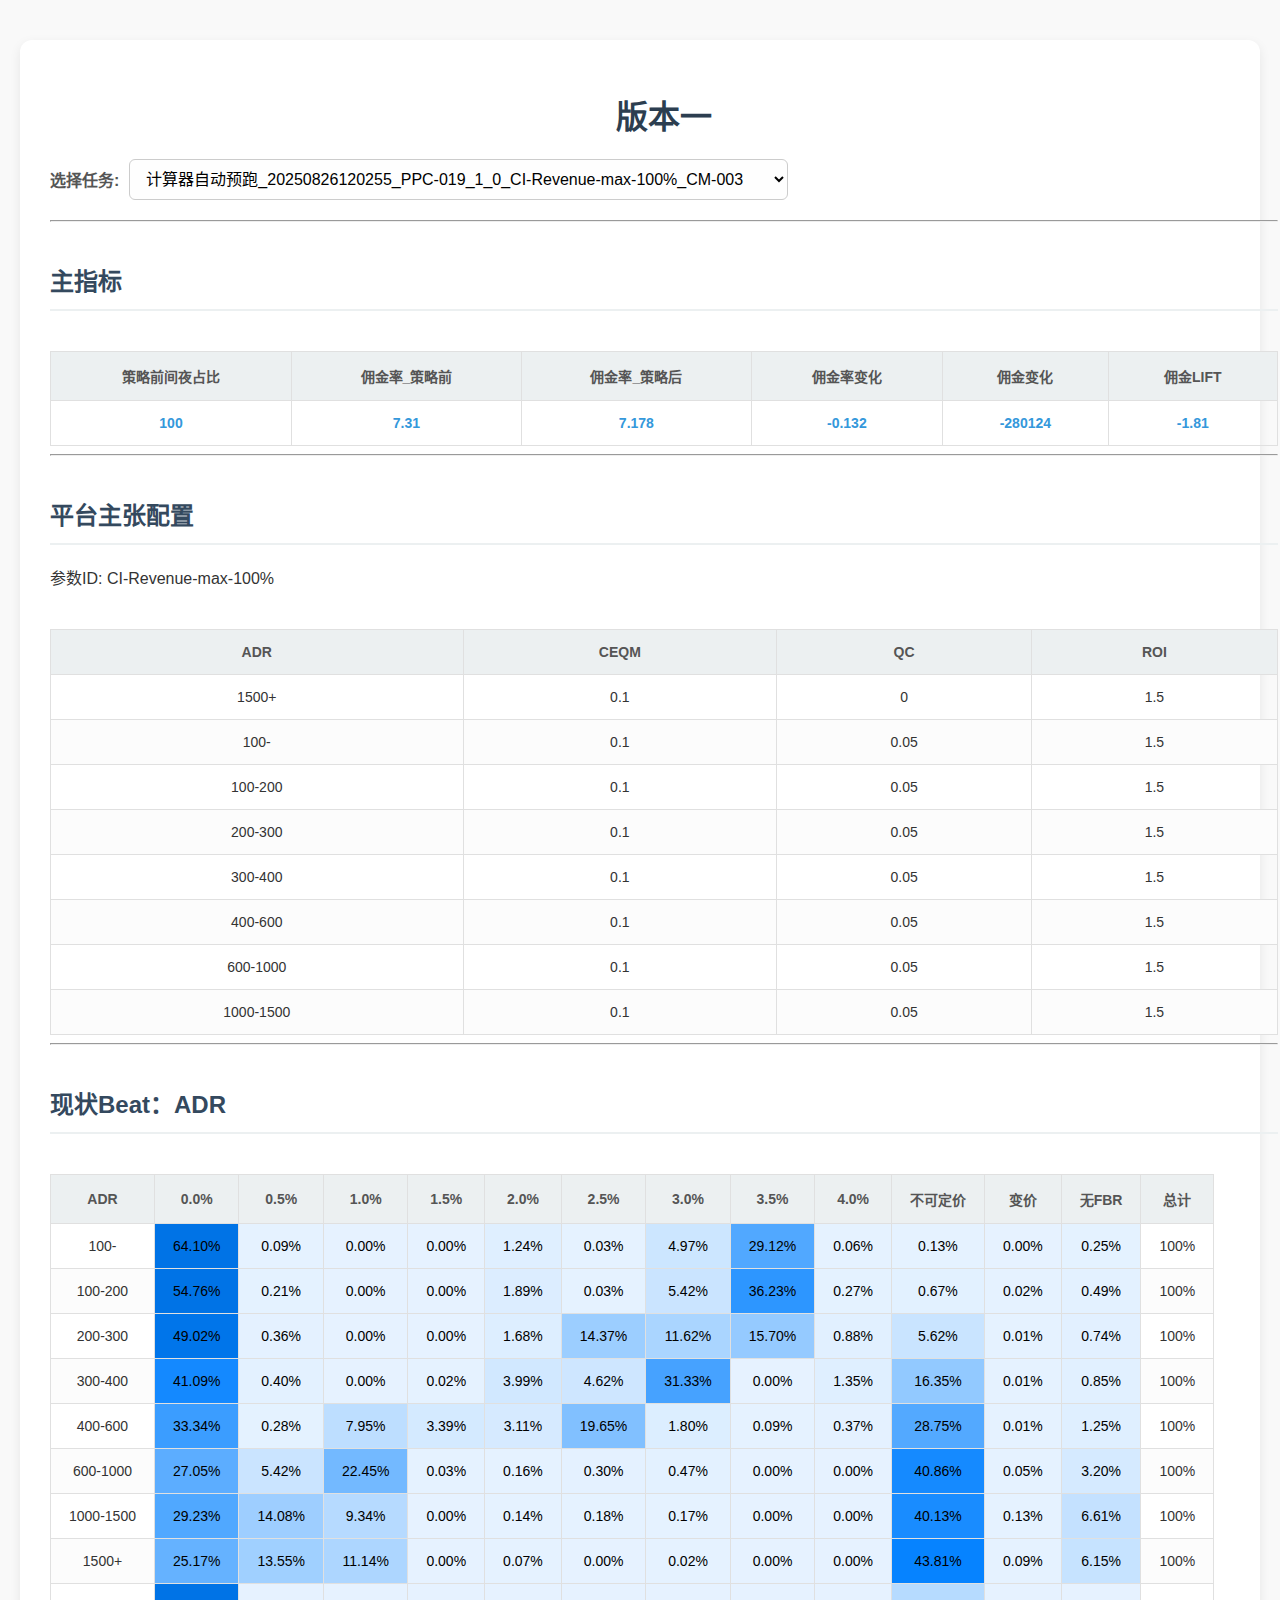
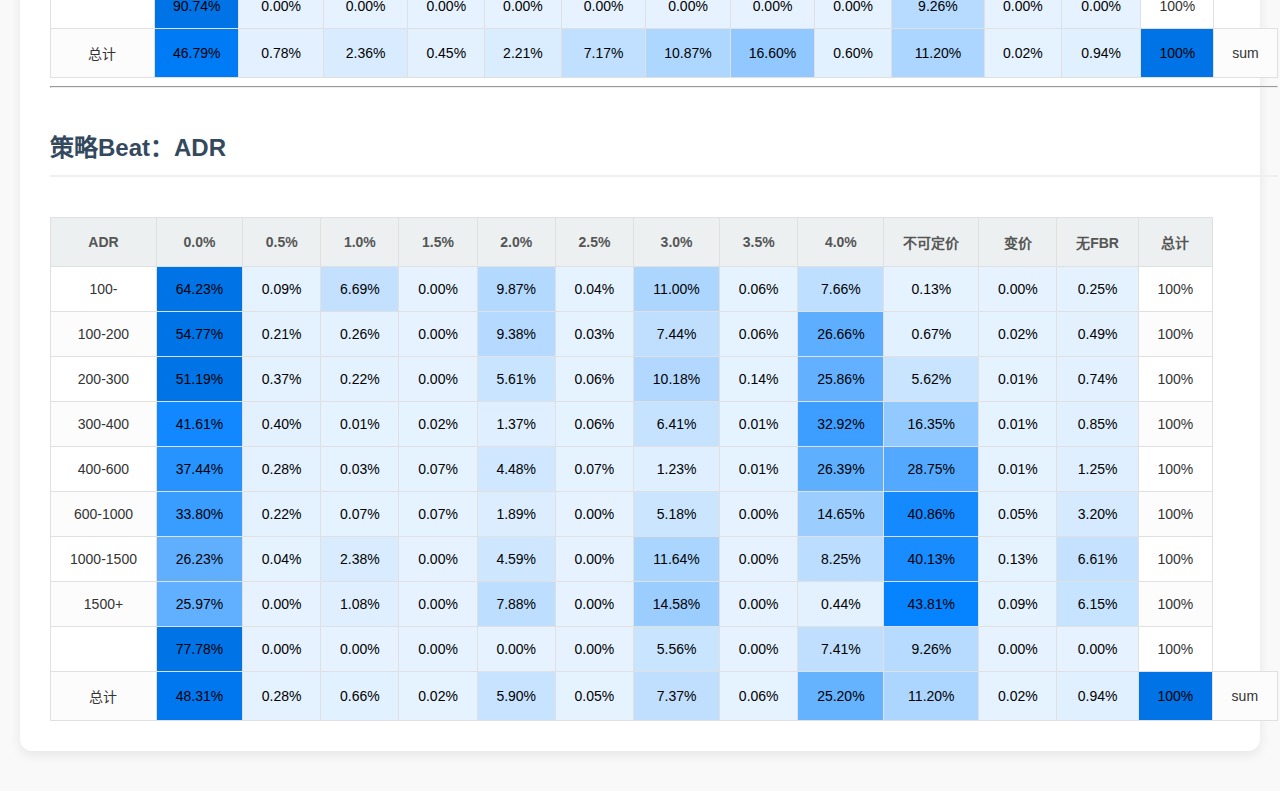
<file: visualize0826.html>
<!DOCTYPE html>
<html lang="zh-CN">
<head>
    <meta charset="UTF-8">
    <meta name="viewport" content="width=device-width, initial-scale=1.0">
    <title>预跑结果可视化 - 版本对比</title>
    <style>
        body {
            font-family: "Helvetica Neue", Helvetica, Arial, "PingFang SC", "Microsoft YaHei", sans-serif;
            margin: 0;
            padding: 20px;
            background-color: #f9f9f9;
            color: #333;
        }
        .container {
            max-width: 3200px;
            margin: 20px auto;
            background: #fff;
            padding: 30px;
            border-radius: 12px;
            box-shadow: 0 4px 12px rgba(0, 0, 0, 0.08);
            display: flex;
            justify-content: space-between;
            gap: 40px;
        }
        .compare-pane {
            flex: 1;
        }
        .compare-pane + .compare-pane {
            border-left: 1px solid #eee;
            padding-left: 40px;
        }
        h1 {
            text-align: center;
            color: #2c3e50;
        }
        h2 {
            border-bottom: 2px solid #ecf0f1;
            padding-bottom: 12px;
            margin-top: 40px;
            color: #34495e;
            font-size: 1.5em;
        }
        .filter-section {
            margin-bottom: 20px;
            display: flex;
            align-items: center;
            gap: 10px;
        }
        .filter-section label {
            font-weight: bold;
            color: #555;
        }
        .filter-section select {
            padding: 10px 12px;
            font-size: 16px;
            border: 1px solid #ccc;
            border-radius: 6px;
            background-color: #fefefe;
            cursor: pointer;
        }
        table {
            width: 100%;
            border-collapse: collapse;
            margin-top: 20px;
            white-space: nowrap;
        }
        th, td {
            border: 1px solid #e0e0e0;
            padding: 14px 18px;
            text-align: center;
            font-size: 14px;
        }
        th {
            background-color: #ecf0f1;
            font-weight: bold;
            color: #555;
            text-transform: uppercase;
        }
        tr:nth-child(even) {
            background-color: #fcfcfc;
        }
        tr:hover {
            background-color: #f5f5f5;
        }
        #mainMetricsTable1 td, #mainMetricsTable2 td {
            font-weight: bold;
            color: #3498db;
        }

        /* Styles for the heatmap cells */
        .heatmap-cell {
            transition: background-color 0.3s ease;
        }
    </style>
</head>
<body>

<div class="container">
    <div class="compare-pane left-pane">
        <h1>版本一</h1>
        <div class="filter-section">
            <label for="taskSelector1">选择任务:</label>
            <select id="taskSelector1"></select>
        </div>
        <hr>
        <div id="mainMetricsSection1">
            <h2>主指标</h2>
            <table id="mainMetricsTable1"></table>
        </div>
        <hr>
        <div id="platformConfigSection1">
            <h2>平台主张配置</h2>
            <p>参数ID: <span id="parameterIdDisplay1"></span></p>
            <table id="platformConfigTable1"></table>
        </div>
        <hr>
        <div id="currentBeatSection1">
            <h2>现状Beat：ADR</h2>
            <table id="currentBeatTable1"></table>
        </div>
        <hr>
        <div id="strategyBeatSection1">
            <h2>策略Beat：ADR</h2>
            <table id="strategyBeatTable1"></table>
        </div>
    </div>

    <div class="compare-pane right-pane">
        <h1>版本二</h1>
        <div class="filter-section">
            <label for="taskSelector2">选择任务:</label>
            <select id="taskSelector2"></select>
        </div>
        <hr>
        <div id="mainMetricsSection2">
            <h2>主指标</h2>
            <table id="mainMetricsTable2"></table>
        </div>
        <hr>
        <div id="platformConfigSection2">
            <h2>平台主张配置</h2>
            <p>参数ID: <span id="parameterIdDisplay2"></span></p>
            <table id="platformConfigTable2"></table>
        </div>
        <hr>
        <div id="currentBeatSection2">
            <h2>现状Beat：ADR</h2>
            <table id="currentBeatTable2"></table>
        </div>
        <hr>
        <div id="strategyBeatSection2">
            <h2>策略Beat：ADR</h2>
            <table id="strategyBeatTable2"></table>
        </div>
    </div>
</div>

<script>
    document.addEventListener('DOMContentLoaded', () => {
        const taskSelector1 = document.getElementById('taskSelector1');
        const taskSelector2 = document.getElementById('taskSelector2');

        fetch('data_0816.json')
            .then(response => {
                if (!response.ok) {
                    throw new Error(`HTTP error! status: ${response.status}`);
                }
                return response.json();
            })
            .then(jsonData => {
                const taskData = jsonData.data;
                if (!taskData || taskData.length === 0) {
                    document.body.innerHTML = "<h1>数据文件为空或格式不正确。</h1>";
                    return;
                }

                // Populate both selectors with task options
                taskData.forEach(item => {
                    const option1 = document.createElement('option');
                    option1.value = item.taskName;
                    option1.textContent = item.taskName;
                    taskSelector1.appendChild(option1);

                    const option2 = document.createElement('option');
                    option2.value = item.taskName;
                    option2.textContent = item.taskName;
                    taskSelector2.appendChild(option2);
                });

                // Set up event listeners for both selectors
                taskSelector1.addEventListener('change', (event) => {
                    const selectedTaskName = event.target.value;
                    const selectedData = taskData.find(item => item.taskName === selectedTaskName);
                    if (selectedData) {
                        renderData(selectedData, 1);
                    }
                });

                taskSelector2.addEventListener('change', (event) => {
                    const selectedTaskName = event.target.value;
                    const selectedData = taskData.find(item => item.taskName === selectedTaskName);
                    if (selectedData) {
                        renderData(selectedData, 2);
                    }
                });

                // Render initial data for both panes
                if (taskData.length > 0) {
                    renderData(taskData[0], 1);
                    if (taskData.length > 1) {
                        renderData(taskData[1], 2);
                    }
                }
            })
            .catch(error => {
                console.error("加载JSON文件时发生错误:", error);
                document.body.innerHTML = `<h1>加载数据失败：请确保 data.json 文件位于与 visualize.html 同一个文件夹下，并且文件格式正确。</h1><p>错误信息: ${error.message}</p>`;
            });
    });

    /**
     * Helper function to generate a color based on a value.
     * Maps a value from 0 to 1 to a color in a gradient.
     * @param {number} value - The numerical value (e.g., 0.1 for 10%)
     * @returns {string} The HSL color string.
     */
    function getColor(value) {
        // Map value from [0, 1] to a color gradient.
        // Using HSL: h=210 (blue), s=100%, l varies from light to dark.
        const maxVal = 0.5; // Assuming max percentage is 50% for color scaling
        const normalizedValue = Math.min(value, maxVal) / maxVal;
        const lightness = 95 - (normalizedValue * 50); // From 95% (lightest) to 45% (darkest)
        return `hsl(210, 100%, ${lightness}%)`;
    }

    /**
     * Renders a table with or without heatmap styling.
     * @param {string} containerId - The ID of the container to render the table in.
     * @param {Array<string>} headers - An array of table headers.
     * @param {Array<Object>} rows - An array of objects representing table rows.
     * @param {boolean} isHeatmap - Whether to apply heatmap styling.
     */
    function createTable(containerId, headers, rows, isHeatmap = false) {
        const container = document.getElementById(containerId);
        container.innerHTML = '';
        const table = document.createElement('table');

        const thead = table.createTHead();
        const headerRow = thead.insertRow();
        headers.forEach(headerText => {
            const th = document.createElement('th');
            th.textContent = headerText;
            headerRow.appendChild(th);
        });

        const tbody = table.createTBody();
        rows.forEach(rowData => {
            const tr = tbody.insertRow();
            let columnIndex = 0;
            const keys = Object.keys(rowData);
            for (const key of keys) {
                const td = tr.insertCell();
                td.textContent = rowData[key];

                // Apply heatmap styling if enabled, but exclude the first column (ADR)
                // and the last column (Total).
                if (isHeatmap && columnIndex !== 0 && columnIndex < keys.length - 1) {
                    const valueString = rowData[key];
                    const numericValue = parseFloat(valueString.replace('%', '')) / 100;
                    if (!isNaN(numericValue) && numericValue >= 0) {
                        td.style.backgroundColor = getColor(numericValue);
                        td.classList.add('heatmap-cell');
                        td.style.color = '#000'; // Ensure text is visible
                    }
                }
                columnIndex++;
            }
        });
        container.appendChild(table);
    }

    function renderData(data, paneIndex) {
        if (!data) return;

        // 1. Render main metrics table (no heatmap)
        const mainMetricsHeaders = ["策略前间夜占比", "佣金率_策略前", "佣金率_策略后", "佣金率变化", "佣金变化", "佣金lift"];
        const mainMetricsRow = {
            "roomNightProdRatio": data.roomNightProdRatio,
            "commissionProdRate": data.commissionProdRate,
            "commissionRate": data.commissionRate,
            "commissionRateDiff": data.commissionRateDiff,
            "commissionDiff": data.commissionDiff,
            "commissionLift": data.commissionLift
        };
        createTable(`mainMetricsTable${paneIndex}`, mainMetricsHeaders, [mainMetricsRow]);

        // 2. Render platform config table with sorting (no heatmap)
        const platformConfigHeaders = ["ADR", "CEQM", "QC", "ROI"];
        const platformConfigRows = data.parameters || [];
        const parameterIdDisplay = document.getElementById(`parameterIdDisplay${paneIndex}`);
        parameterIdDisplay.textContent = data.parameterId;

        const adrOrder = ["100-", "100-200", "200-300", "300-400", "400-600", "600-1000", "1000-1500", "1500+"];

        platformConfigRows.sort((a, b) => {
            const adrA = a.ADR;
            const adrB = b.ADR;
            return adrOrder.indexOf(adrA) - adrOrder.indexOf(adrB);
        });

        createTable(`platformConfigTable${paneIndex}`, platformConfigHeaders, platformConfigRows);

        // 3. Render current beat table as a heatmap
        const beatProdDistHeaders = ["ADR", "0.0%", "0.5%", "1.0%", "1.5%", "2.0%", "2.5%", "3.0%", "3.5%", "4.0%", "不可定价", "变价", "无fbr", "总计"];
        const beatProdDistRows = data.beatProdDist.rows.map(row => {
            const flatRow = {};
            for (const key in row) {
                if (row[key] && row[key].value !== undefined) {
                    flatRow[key] = row[key].value;
                } else {
                    flatRow[key] = row[key];
                }
            }
            return flatRow;
        });
        createTable(`currentBeatTable${paneIndex}`, beatProdDistHeaders, beatProdDistRows, true);

        // 4. Render strategy beat table as a heatmap
        const beatDistHeaders = ["ADR", "0.0%", "0.5%", "1.0%", "1.5%", "2.0%", "2.5%", "3.0%", "3.5%", "4.0%", "不可定价", "变价", "无fbr", "总计"];
        const beatDistRows = data.beatDist.rows.map(row => {
            const flatRow = {};
            for (const key in row) {
                if (row[key] && row[key].value !== undefined) {
                    flatRow[key] = row[key].value;
                } else {
                flatRow[key] = row[key];
                }
            }
            return flatRow;
        });
        createTable(`strategyBeatTable${paneIndex}`, beatDistHeaders, beatDistRows, true);
    }
</script>

</body>
</html>
</file>
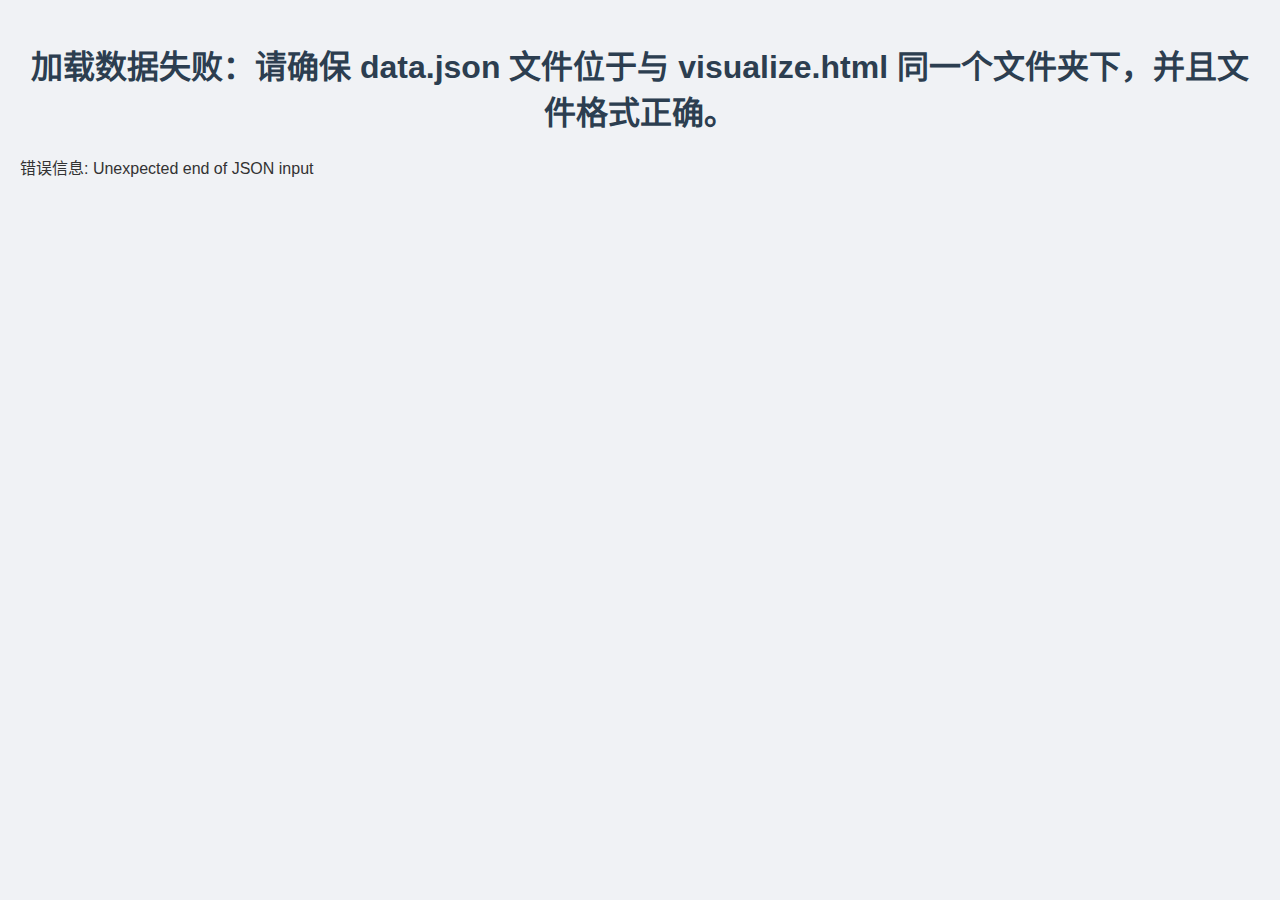
<file: visualize1.html>
<!DOCTYPE html>
<html lang="zh-CN">
<head>
    <meta charset="UTF-8">
    <meta name="viewport" content="width=device-width, initial-scale=1.0">
    <title>预跑结果可视化 - 版本对比</title>
    <style>
        body {
            font-family: "Helvetica Neue", Helvetica, Arial, "PingFang SC", "Microsoft YaHei", sans-serif;
            margin: 0;
            padding: 20px;
            background-color: #f0f2f5;
            color: #333;
        }
        .main-container {
            max-width: 3200px;
            margin: 20px auto;
        }
        .top-section {
            background: #fff;
            padding: 30px;
            border-radius: 12px;
            box-shadow: 0 4px 12px rgba(0, 0, 0, 0.08);
            margin-bottom: 20px;
        }
        .top-section h1 {
            color: #2c3e50;
            text-align: center;
        }
        .top-section p.conclusion {
            font-size: 1.2em;
            line-height: 1.6;
            text-align: center;
            color: #555;
            font-style: italic;
            margin-bottom: 30px;
        }
        /* Updated chart container styles for a single row layout */
        .charts-row-container {
            display: flex;
            justify-content: center;
            align-items: center;
            gap: 40px;
            margin-top: 10px;
            /* Added a background and padding to act as a single box for both charts */
            background: #fafafa;
            padding: 30px;
            border-radius: 12px;
            box-shadow: 0 4px 12px rgba(0, 0, 0, 0.08);
            margin-bottom: 20px;
        }
        .chart-wrapper {
            flex: 1;
            max-width: 48%; /* Adjusted to give each chart more space */
            background: #fff; /* Individual chart backgrounds for contrast */
            padding: 20px;
            border-radius: 10px;
            box-shadow: 0 2px 8px rgba(0, 0, 0, 0.05);
        }
        .chart-wrapper h2 {
            text-align: center;
            color: #34495e;
            margin-bottom: 12px;
            font-size: 1.8em;
        }
        .compare-container {
            display: flex;
            justify-content: space-between;
            gap: 40px;
            background: #fff;
            padding: 30px;
            border-radius: 12px;
            box-shadow: 0 4px 12px rgba(0, 0, 0, 0.08);
            margin-top: 15px;
        }
        .compare-pane {
            flex: 1;
        }
        .compare-pane + .compare-pane {
            border-left: 1px solid #eee;
            padding-left: 40px;
        }
        h1 {
            text-align: center;
            color: #2c3e50;
        }
        h2 {
            border-bottom: 2px solid #ecf0f1;
            padding-bottom: 12px;
            margin-top: 40px;
            color: #34495e;
            font-size: 1.5em;
        }
        .filter-section {
            margin-bottom: 20px;
            display: flex;
            align-items: center;
            gap: 10px;
        }
        .filter-section label {
            font-weight: bold;
            color: #555;
        }
        .filter-section select {
            padding: 10px 12px;
            font-size: 16px;
            border: 1px solid #ccc;
            border-radius: 6px;
            background-color: #fefefe;
            cursor: pointer;
        }
        table {
            width: 100%;
            border-collapse: collapse;
            margin-top: 20px;
            white-space: nowrap;
        }
        th, td {
            border: 1px solid #e0e0e0;
            padding: 14px 18px;
            text-align: center;
            font-size: 14px;
        }
        th {
            background-color: #ecf0f1;
            font-weight: bold;
            color: #555;
            text-transform: uppercase;
        }
        tr:nth-child(even) {
            background-color: #fcfcfc;
        }
        tr:hover {
            background-color: #f5f5f5;
        }
        #mainMetricsTable1 td, #mainMetricsTable2 td {
            font-weight: bold;
            color: #3498db;
        }
        .heatmap-cell {
            transition: background-color 0.3s ease;
        }

        /* D3.js Chart Styles */
        .chart-line {
            fill: none;
            stroke-width: 3px;
        }
        .dot {
            fill: #fff;
            stroke-width: 2px;
        }
        .tooltip {
            position: absolute;
            text-align: center;
            padding: 8px;
            font: 12px sans-serif;
            background: #fff;
            border: 1px solid #ccc;
            border-radius: 8px;
            pointer-events: none;
            opacity: 0;
            transition: opacity 0.2s;
            box-shadow: 0 2px 6px rgba(0,0,0,0.1);
        }
        .y-axis-label {
            font-size: 14px;
            font-weight: bold;
            fill: #666;
        }
    </style>
</head>
<body>

<div class="top-section">
    <h1>实验结论</h1>
    <p class="conclusion">
        在映射关系配置固定场景下（2:1），随着平台主张策略调控不断激进，佣金率和佣金呈现线性下降趋势,佣金调控范围为:0.168-0.548<br>
    </p>
    <p class="data-source-right">
        数据源：0824订单数据。
    </p>

        <div class="charts-row-container">
            <div class="chart-wrapper">
                <h2>佣金率变化</h2>
                <div id="chart-commission-rate"></div>
            </div>
            <div class="chart-wrapper">
                <h2>佣金变化</h2>
                <div id="chart-commission"></div>
            </div>
        </div>
    </div>

    <div class="compare-container">
        <div class="compare-pane left-pane">
            <h1>版本一</h1>
            <div class="filter-section">
                <label for="taskSelector1">选择任务:</label>
                <select id="taskSelector1"></select>
            </div>
            <hr>
            <div id="mainMetricsSection1">
                <h2>主指标</h2>
                <table id="mainMetricsTable1"></table>
            </div>
            <hr>
            <div id="platformConfigSection1">
                <h2>平台主张配置</h2>
                <p>参数ID: <span id="parameterIdDisplay1"></span></p>
                <table id="platformConfigTable1"></table>
            </div>
            <hr>
            <div id="currentBeatSection1">
                <h2>现状Beat：ADR</h2>
                <table id="currentBeatTable1"></table>
            </div>
            <hr>
            <div id="strategyBeatSection1">
                <h2>策略Beat：ADR</h2>
                <table id="strategyBeatTable1"></table>
            </div>
        </div>

        <div class="compare-pane right-pane">
            <h1>版本二</h1>
            <div class="filter-section">
                <label for="taskSelector2">选择任务:</label>
                <select id="taskSelector2"></select>
            </div>
            <hr>
            <div id="mainMetricsSection2">
                <h2>主指标</h2>
                <table id="mainMetricsTable2"></table>
            </div>
            <hr>
            <div id="platformConfigSection2">
                <h2>平台主张配置</h2>
                <p>参数ID: <span id="parameterIdDisplay2"></span></p>
                <table id="platformConfigTable2"></table>
            </div>
            <hr>
            <div id="currentBeatSection2">
                <h2>现状Beat：ADR</h2>
                <table id="currentBeatTable2"></table>
            </div>
            <hr>
            <div id="strategyBeatSection2">
                <h2>策略Beat：ADR</h2>
                <table id="strategyBeatTable2"></table>
            </div>
        </div>
    </div>
</div>

<script src="https://d3js.org/d3.v7.min.js"></script>

<script>
    document.addEventListener('DOMContentLoaded', () => {
        const taskSelector1 = document.getElementById('taskSelector1');
        const taskSelector2 = document.getElementById('taskSelector2');

        fetch('data.json')
            .then(response => {
                if (!response.ok) {
                    throw new Error(`HTTP error! status: ${response.status}`);
                }
                return response.json();
            })
            .then(jsonData => {
                const taskData = jsonData.data;
                if (!taskData || taskData.length === 0) {
                    document.body.innerHTML = "<h1>数据文件为空或格式不正确。</h1>";
                    return;
                }

                taskData.forEach(item => {
                    const option1 = document.createElement('option');
                    option1.value = item.taskName;
                    option1.textContent = item.taskName;
                    taskSelector1.appendChild(option1);

                    const option2 = document.createElement('option');
                    option2.value = item.taskName;
                    option2.textContent = item.taskName;
                    taskSelector2.appendChild(option2);
                });

                taskSelector1.addEventListener('change', (event) => {
                    const selectedTaskName = event.target.value;
                    const selectedData = taskData.find(item => item.taskName === selectedTaskName);
                    if (selectedData) {
                        renderData(selectedData, 1);
                    }
                });

                taskSelector2.addEventListener('change', (event) => {
                    const selectedTaskName = event.target.value;
                    const selectedData = taskData.find(item => item.taskName === selectedTaskName);
                    if (selectedData) {
                        renderData(selectedData, 2);
                    }
                });

                if (taskData.length > 0) {
                    renderData(taskData[0], 1);
                    if (taskData.length > 1) {
                        renderData(taskData[1], 2);
                    }
                }
            })
            .catch(error => {
                console.error("加载JSON文件时发生错误:", error);
                document.body.innerHTML = `<h1>加载数据失败：请确保 data.json 文件位于与 visualize.html 同一个文件夹下，并且文件格式正确。</h1><p>错误信息: ${error.message}</p>`;
            });

        const chartData = [
            { strategy: "Revenue-100%", commissionRateChange: 0.548, commissionChange: 1064670 },
            { strategy: "RoomNight-20%", commissionRateChange: 0.451, commissionChange: 879591 },
            { strategy: "RoomNight-50%", commissionRateChange: 0.371, commissionChange: 720594 },
            { strategy: "RoomNight-80%", commissionRateChange: 0.194, commissionChange: 378014 },
            { strategy: "RoomNight-100", commissionRateChange: 0.168, commissionChange: 328514 }
        ];

        renderSingleLineChart("chart-commission-rate", chartData, "commissionRateChange", "佣金率变化", "#3498db");
        renderSingleLineChart("chart-commission", chartData, "commissionChange", "佣金变化", "#e74c3c");
    });

    /**
     * Renders a single line chart using D3.js.
     */
    function renderSingleLineChart(containerId, data, valueKey, yAxisLabel, color) {
        const svgContainer = d3.select(`#${containerId}`);
        const margin = { top: 20, right: 30, bottom: 80, left: 100 }; // Increased left margin for y-axis label
        const width = 700 - margin.left - margin.right; // Increased width
        const height = 450 - margin.top - margin.bottom; // Increased height

        // Clear previous chart
        svgContainer.html("");

        const svg = svgContainer.append("svg")
            .attr("width", width + margin.left + margin.right)
            .attr("height", height + margin.top + margin.bottom)
            .append("g")
            .attr("transform", `translate(${margin.left},${margin.top})`);

        const xScale = d3.scalePoint()
            .domain(data.map(d => d.strategy))
            .range([0, width])
            .padding(0.5);

        const yScale = d3.scaleLinear()
            .domain([0, d3.max(data, d => d[valueKey]) * 1.1])
            .range([height, 0]);

        const xAxis = d3.axisBottom(xScale);
        const yAxis = d3.axisLeft(yScale)
            .ticks(5)
            .tickFormat(d => {
                if (valueKey === "commissionChange") {
                    return d3.format(".2s")(d);
                }
                return d3.format(".2f")(d);
            });

        svg.append("g")
            .attr("transform", `translate(0,${height})`)
            .call(xAxis)
            .selectAll("text")
            .style("text-anchor", "end")
            .attr("dx", "-.8em")
            .attr("dy", ".15em")
            .attr("transform", "rotate(-45)")
            .style("font-size", "14px");

        svg.append("g")
            .call(yAxis)
            .style("font-size", "14px");

        svg.append("text")
            .attr("transform", "rotate(-90)")
            .attr("y", -margin.left + 20)
            .attr("x", -height / 2)
            .attr("dy", "1em")
            .style("text-anchor", "middle")
            .attr("class", "y-axis-label")
            .text(yAxisLabel);

        const line = d3.line()
            .x(d => xScale(d.strategy))
            .y(d => yScale(d[valueKey]));

        svg.append("path")
            .datum(data)
            .attr("class", "chart-line")
            .attr("stroke", color)
            .attr("d", line);

        const tooltip = d3.select("body").append("div")
            .attr("class", "tooltip");

        svg.selectAll(".dot")
            .data(data)
            .enter().append("circle")
            .attr("class", "dot")
            .attr("cx", d => xScale(d.strategy))
            .attr("cy", d => yScale(d[valueKey]))
            .attr("r", 6)
            .attr("stroke", color)
            .on("mouseover", (event, d) => {
                tooltip.style("opacity", 1)
                    .html(`策略: ${d.strategy}<br>${yAxisLabel}: ${d[valueKey].toLocaleString()}`)
                    .style("left", (event.pageX + 10) + "px")
                    .style("top", (event.pageY - 28) + "px");
            })
            .on("mouseout", () => {
                tooltip.style("opacity", 0);
            });
    }

    function getColor(value) {
        const maxVal = 0.5;
        const normalizedValue = Math.min(value, maxVal) / maxVal;
        const lightness = 95 - (normalizedValue * 50);
        return `hsl(210, 100%, ${lightness}%)`;
    }

    function createTable(containerId, headers, rows, isHeatmap = false) {
        const container = document.getElementById(containerId);
        container.innerHTML = '';
        const table = document.createElement('table');

        const thead = table.createTHead();
        const headerRow = thead.insertRow();
        headers.forEach(headerText => {
            const th = document.createElement('th');
            th.textContent = headerText;
            headerRow.appendChild(th);
        });

        const tbody = table.createTBody();
        rows.forEach(rowData => {
            const tr = tbody.insertRow();
            let columnIndex = 0;
            const keys = Object.keys(rowData);
            for (const key of keys) {
                const td = tr.insertCell();
                td.textContent = rowData[key];

                if (isHeatmap && columnIndex !== 0 && columnIndex < keys.length - 1) {
                    const valueString = rowData[key];
                    const numericValue = parseFloat(valueString.replace('%', '')) / 100;
                    if (!isNaN(numericValue) && numericValue >= 0) {
                        td.style.backgroundColor = getColor(numericValue);
                        td.classList.add('heatmap-cell');
                        td.style.color = '#000';
                    }
                }
                columnIndex++;
            }
        });
        container.appendChild(table);
    }

    function renderData(data, paneIndex) {
        if (!data) return;

        const mainMetricsHeaders = ["策略前间夜占比", "佣金率_策略前", "佣金率_策略后", "佣金率变化", "佣金变化", "佣金lift"];
        const mainMetricsRow = {
            "roomNightProdRatio": data.roomNightProdRatio,
            "commissionProdRate": data.commissionProdRate,
            "commissionRate": data.commissionRate,
            "commissionRateDiff": data.commissionRateDiff,
            "commissionDiff": data.commissionDiff,
            "commissionLift": data.commissionLift
        };
        createTable(`mainMetricsTable${paneIndex}`, mainMetricsHeaders, [mainMetricsRow]);

        const platformConfigHeaders = ["ADR", "CEQM", "QC", "ROI"];
        const platformConfigRows = data.parameters || [];
        const parameterIdDisplay = document.getElementById(`parameterIdDisplay${paneIndex}`);
        parameterIdDisplay.textContent = data.parameterId;

        const adrOrder = ["100-", "100-200", "200-300", "300-400", "400-600", "600-1000", "1000-1500", "1500+"];

        platformConfigRows.sort((a, b) => {
            const adrA = a.ADR;
            const adrB = b.ADR;
            return adrOrder.indexOf(adrA) - adrOrder.indexOf(adrB);
        });

        createTable(`platformConfigTable${paneIndex}`, platformConfigHeaders, platformConfigRows);

        const beatProdDistHeaders = ["ADR", "0.0%", "0.5%", "1.0%", "1.5%", "2.0%", "2.5%", "3.0%", "3.5%", "4.0%", "不可定价", "变价", "无fbr", "总计"];
        const beatProdDistRows = data.beatProdDist.rows.map(row => {
            const flatRow = {};
            for (const key in row) {
                if (row[key] && row[key].value !== undefined) {
                    flatRow[key] = row[key].value;
                } else {
                    flatRow[key] = row[key];
                }
            }
            return flatRow;
        });
        createTable(`currentBeatTable${paneIndex}`, beatProdDistHeaders, beatProdDistRows, true);

        const beatDistHeaders = ["ADR", "0.0%", "0.5%", "1.0%", "1.5%", "2.0%", "2.5%", "3.0%", "3.5%", "4.0%", "不可定价", "变价", "无fbr", "总计"];
        const beatDistRows = data.beatDist.rows.map(row => {
            const flatRow = {};
            for (const key in row) {
                if (row[key] && row[key].value !== undefined) {
                    flatRow[key] = row[key].value;
                } else {
                    flatRow[key] = row[key];
                }
            }
            return flatRow;
        });
        createTable(`strategyBeatTable${paneIndex}`, beatDistHeaders, beatDistRows, true);
    }
</script>

</body>
</html>
</file>
